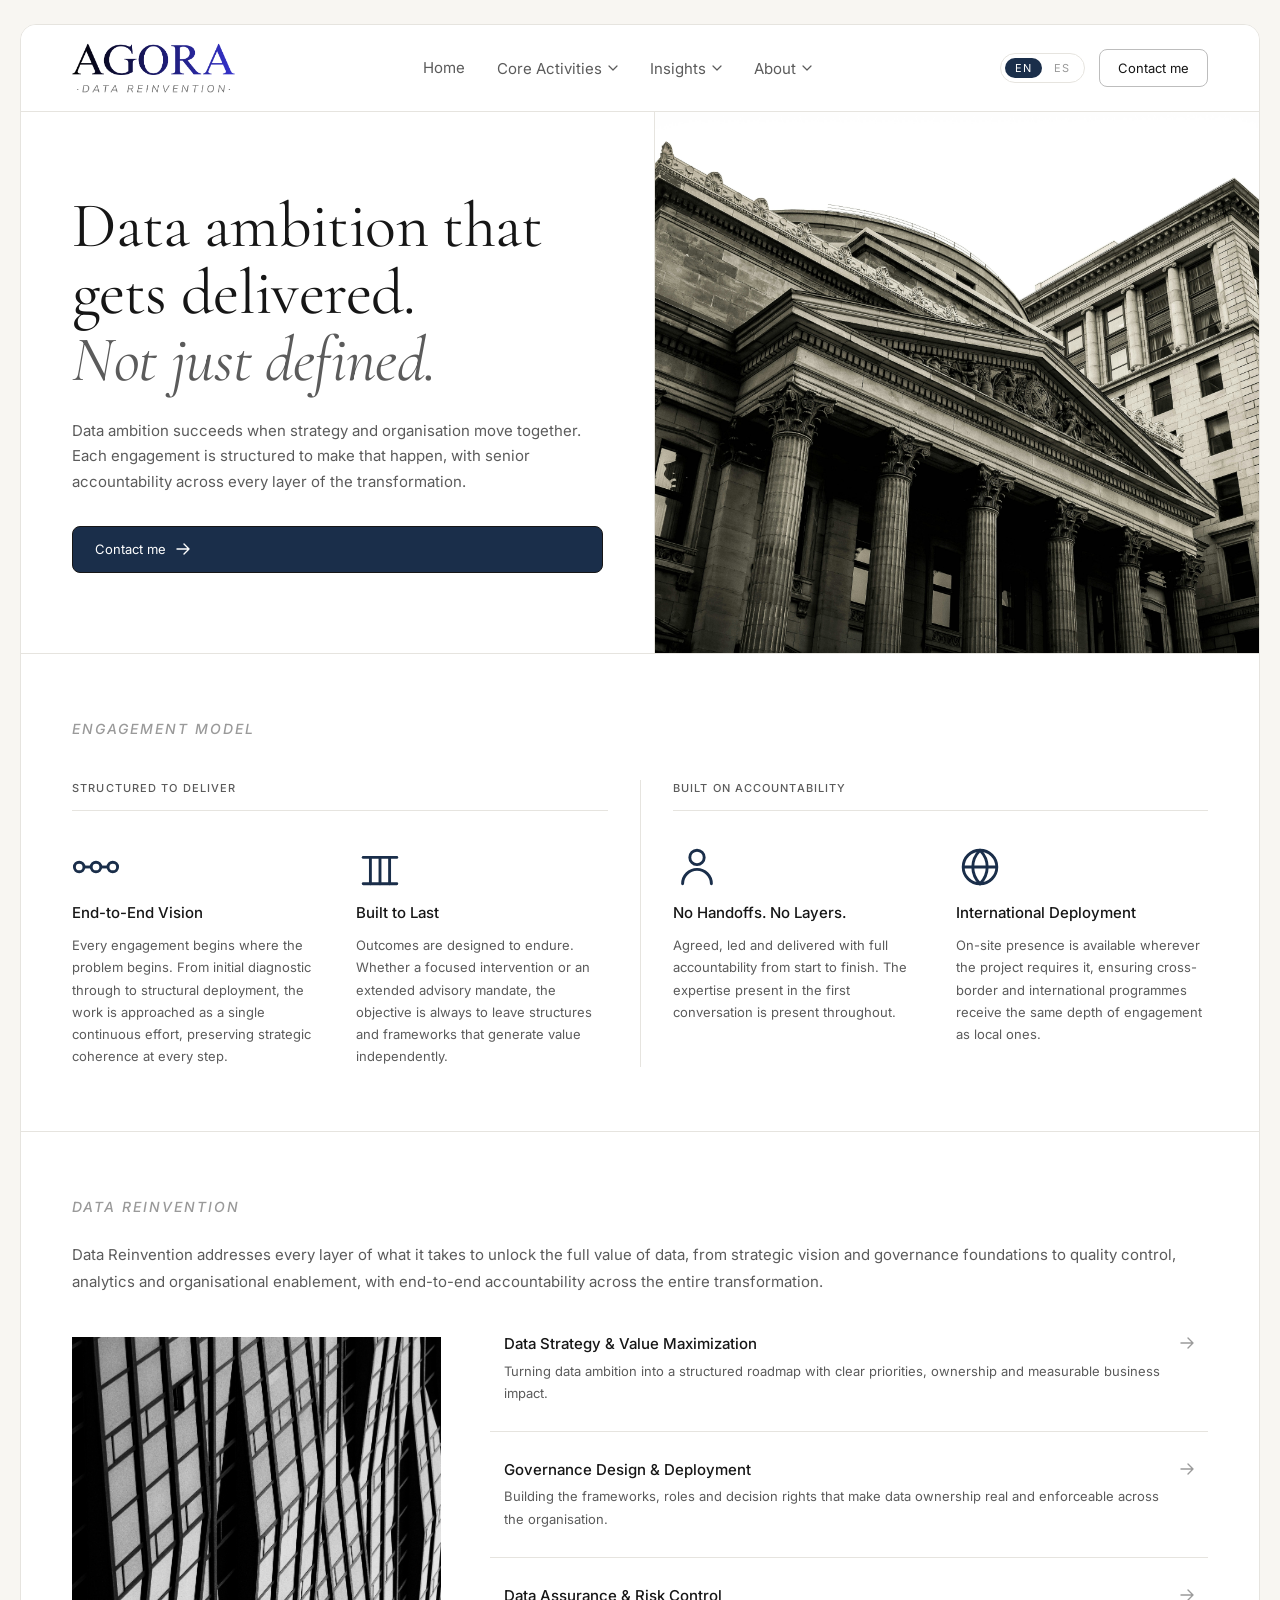
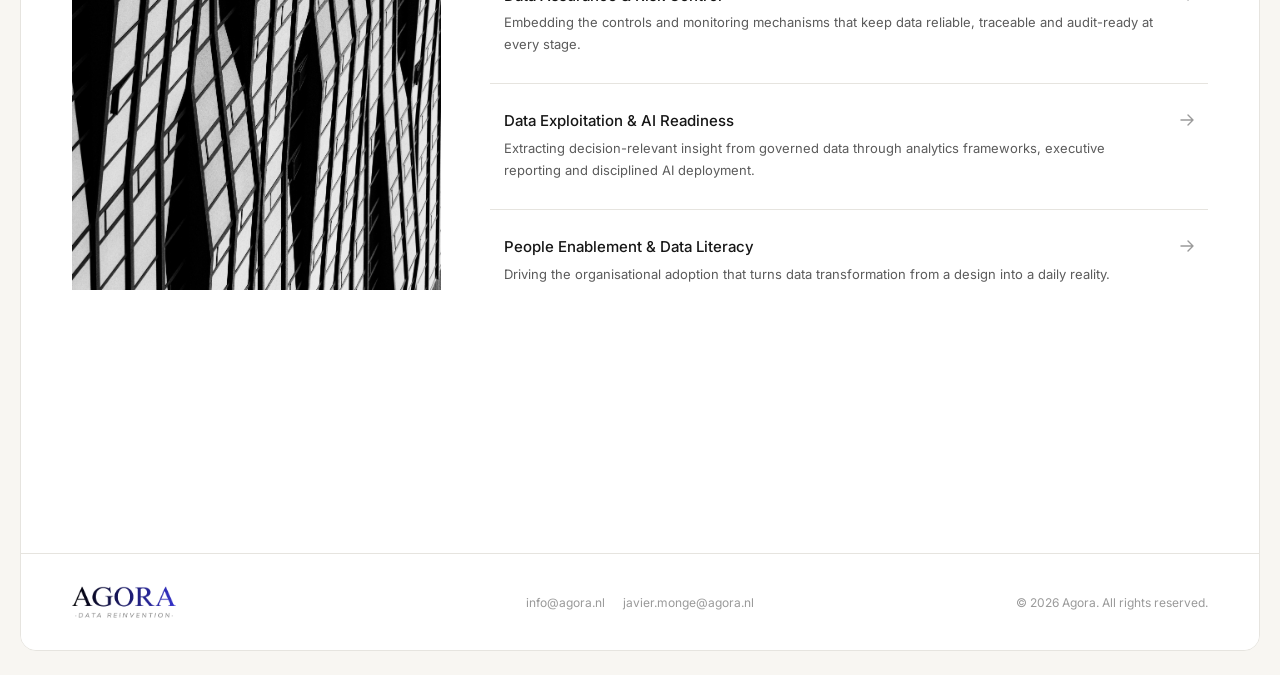
<file: index.html>
<!DOCTYPE html>
<html lang="en">
<head>
  <meta charset="UTF-8" />
  <meta name="viewport" content="width=device-width, initial-scale=1.0" />
  <title>Agora — Data Reinvention</title>
  <meta name="description" content="Senior data advisory: strategy, governance, assurance, analytics and people enablement for regulated and complex environments." />
  <link rel="preconnect" href="https://fonts.googleapis.com" />
  <link rel="preconnect" href="https://fonts.gstatic.com" crossorigin />
  <link rel="stylesheet" href="https://fonts.googleapis.com/css2?family=Cormorant+Garamond:ital,wght@0,400;0,500;1,400&family=Inter:wght@300;400;500;600&display=swap" />
  <link rel="stylesheet" href="assets/css/style.css" />
</head>
<body>
  <div class="page-shell">

    <!-- ============== NAV ============== -->
    <nav class="nav" aria-label="Primary">
      <a href="index.html" class="nav-logo" aria-label="Agora — home">
  <img src="assets/img/AGORA_logo.png" alt="Agora" style="height:50px; display:block;" />
</a>

      <ul class="nav-links" role="menubar">
  <li role="none"><a href="index.html" class="nav-link" data-i18n="nav.home">Home</a></li>

  <li class="nav-dropdown" role="none">
    <button class="nav-dropdown-toggle" aria-haspopup="true" aria-expanded="false">
      <span data-i18n="nav.businessLines">Core Activities</span>
      <svg class="chev" viewBox="0 0 10 10" fill="none"><path d="M1 3l4 4 4-4" stroke="currentColor" stroke-width="1.2" stroke-linecap="round" stroke-linejoin="round"/></svg>
    </button>
    <div class="nav-dropdown-menu" role="menu">
      <a href="data-strategy.html" role="menuitem">
        <span data-i18n="nav.dropdown.dataStrategy">Data Strategy & Value Maximization</span>
        <small data-i18n="nav.dropdown.dataStrategySub">Vision, roadmap and value levers</small>
      </a>
      <a href="governance.html" role="menuitem">
        <span data-i18n="nav.dropdown.governance">Governance Design & Deployment</span>
        <small data-i18n="nav.dropdown.governanceSub">Frameworks, roles and operating models</small>
      </a>
      <a href="data-assurance.html" role="menuitem">
        <span data-i18n="nav.dropdown.dataAssurance">Data Assurance & Risk Control</span>
        <small data-i18n="nav.dropdown.dataAssuranceSub">Controls, quality and traceability</small>
      </a>
      <a href="analytics-ai.html" role="menuitem">
        <span data-i18n="nav.dropdown.analytics">Data Exploitation & AI Readiness</span>
        <small data-i18n="nav.dropdown.analyticsSub">Analytics frameworks and AI evaluation</small>
      </a>
      <a href="people-literacy.html" role="menuitem">
        <span data-i18n="nav.dropdown.people">People Enablement & Data Literacy</span>
        <small data-i18n="nav.dropdown.peopleSub">Culture, training and change management</small>
      </a>
    </div>
  </li>

 <li class="nav-dropdown" role="none">
    <button class="nav-dropdown-toggle" aria-haspopup="true" aria-expanded="false">
      <span data-i18n="nav.insights">Insights</span>
      <svg class="chev" viewBox="0 0 10 10" fill="none"><path d="M1 3l4 4 4-4" stroke="currentColor" stroke-width="1.2" stroke-linecap="round" stroke-linejoin="round"/></svg>
    </button>
    <div class="nav-dropdown-menu" role="menu">
      <a href="#" role="menuitem">
        <span data-i18n="nav.dropdown.marketRadar">Market Radar</span>
      </a>
      <a href="#" role="menuitem">
        <span data-i18n="nav.dropdown.studyCases">Study Cases</span>
      </a>
      <a href="#" role="menuitem" id="nav-success-stories">
        <span data-i18n="nav.dropdown.successStories">Success Stories</span>
      </a>
    </div>
  </li>
  <li class="nav-dropdown" role="none">
    <button class="nav-dropdown-toggle" aria-haspopup="true" aria-expanded="false">
      <span data-i18n="nav.about">About</span>
      <svg class="chev" viewBox="0 0 10 10" fill="none"><path d="M1 3l4 4 4-4" stroke="currentColor" stroke-width="1.2" stroke-linecap="round" stroke-linejoin="round"/></svg>
    </button>
    <div class="nav-dropdown-menu" role="menu">
      <a href="javier-monge.html" role="menuitem">
        <span data-i18n="nav.dropdown.javierMonge">Javier Monge</span>
      </a>
      <a href="value-declaration.html" role="menuitem">
        <span data-i18n="nav.dropdown.valuesDeclaration">My commitments</span>
      </a>
    </div>
  </li>
</ul>
      <div class="nav-actions">
        <div class="lang-switch" role="group" aria-label="Language">
          <button data-lang="en" aria-pressed="true">EN</button>
          <button data-lang="es" aria-pressed="false">ES</button>
        </div>
        <a href="mailto:info@agora.nl?subject=Inquiry%20from%20agora.nl" class="nav-cta" data-i18n="nav.contact">Contact us</a>
        <button class="nav-toggle" aria-label="Toggle menu" aria-controls="nav-links" aria-expanded="false"><span></span></button>
      </div>
    </nav>

    <!-- ============== HERO ============== -->
    <section class="hero">
      <div class="hero-left">
       <!--- <div class="hero-eyebrow" data-i18n="home.hero.eyebrow">Senior Data Advisory</div> -->
        <h1 class="hero-claim">
          <span data-i18n="home.hero.claim1">Senior expertise.</span><br />
          <em data-i18n="home.hero.claim2">Structural impact.</em>
        </h1>
        <p class="hero-sub" data-i18n="home.hero.sub">As organisations face accelerating data complexity and regulatory pressure, they need senior expertise that is both strategically grounded and operationally delivered. Each engagement combines advisory precision with hands-on execution, translating data ambition into governance structures, operating models and measurable business value that endure.</p>
        <a href="mailto:info@agora.nl?subject=Inquiry%20from%20agora.nl" class="btn btn-primary">
          <span data-i18n="home.hero.cta">Contact us</span>
          <svg class="arrow" width="14" height="14" viewBox="0 0 14 14" fill="none"><path d="M1 7h12M8 2l5 5-5 5" stroke="currentColor" stroke-width="1.4" stroke-linecap="round" stroke-linejoin="round"/></svg>
        </a>
      </div>
      <div class="hero-right">
  <img src="assets/img/PortadaBanco.jpg" alt="Agora — Senior Data Advisory" style="width:100%; height:100%; object-fit:cover; display:block;" />
</div>
    </section>


<!-- ============== PILLARS ============== -->
<section class="section" data-reveal>
  <div class="section-label" data-i18n="home.pillars.label">Our commitment</div>
  <div class="groups">
    <div class="group">
      <p class="group-header">Structured to deliver</p>
      <div class="blocks">
        <div>
          <svg width="48" height="48" viewBox="0 0 20 20" fill="none" aria-hidden="true" class="block-icon">
            <circle cx="3" cy="10" r="2" stroke="currentColor" stroke-width="1.2"/>
            <circle cx="10" cy="10" r="2" stroke="currentColor" stroke-width="1.2"/>
            <circle cx="17" cy="10" r="2" stroke="currentColor" stroke-width="1.2"/>
            <line x1="5" y1="10" x2="8" y2="10" stroke="currentColor" stroke-width="1.2"/>
            <line x1="12" y1="10" x2="15" y2="10" stroke="currentColor" stroke-width="1.2"/>
          </svg>
          <p class="block-title">End-to-End Vision</p>
          <p class="block-text">Every engagement begins where the problem begins. From initial diagnostic through to structural deployment, the work is approached as a single continuous effort, preserving strategic coherence at every step.</p>
        </div>
        <div>
          <svg width="48" height="48" viewBox="0 0 20 20" fill="none" aria-hidden="true" class="block-icon">
            <line x1="3" y1="17" x2="17" y2="17" stroke="currentColor" stroke-width="1.2" stroke-linecap="round"/>
            <line x1="3" y1="6" x2="17" y2="6" stroke="currentColor" stroke-width="1.2" stroke-linecap="round"/>
            <line x1="6" y1="6" x2="6" y2="17" stroke="currentColor" stroke-width="1.2" stroke-linecap="round"/>
            <line x1="10" y1="6" x2="10" y2="17" stroke="currentColor" stroke-width="1.2" stroke-linecap="round"/>
            <line x1="14" y1="6" x2="14" y2="17" stroke="currentColor" stroke-width="1.2" stroke-linecap="round"/>
          </svg>
          <p class="block-title">Built to Last</p>
          <p class="block-text">Outcomes are designed to endure. Whether a focused intervention or an extended advisory mandate, the objective is always to leave structures and frameworks that generate value independently.</p>
        </div>
      </div>
    </div>
    <div class="group">
      <p class="group-header">Built on accountability</p>
      <div class="blocks">
        <div>
          <svg width="48" height="48" viewBox="0 0 20 20" fill="none" aria-hidden="true" class="block-icon">
            <circle cx="10" cy="6" r="3" stroke="currentColor" stroke-width="1.2"/>
            <path d="M4 17c0-3.314 2.686-6 6-6s6 2.686 6 6" stroke="currentColor" stroke-width="1.2" stroke-linecap="round"/>
          </svg>
          <p class="block-title">No Handoffs. No Layers.</p>
          <p class="block-text">Agreed, led and delivered with full accountability from start to finish. The expertise present in the first conversation is present throughout.</p>
        </div>
        <div>
          <svg width="48" height="48" viewBox="0 0 20 20" fill="none" aria-hidden="true" class="block-icon">
            <circle cx="10" cy="10" r="7" stroke="currentColor" stroke-width="1.2"/>
            <path d="M10 3c-2 2-3 4-3 7s1 5 3 7" stroke="currentColor" stroke-width="1.2" stroke-linecap="round"/>
            <path d="M10 3c2 2 3 4 3 7s-1 5-3 7" stroke="currentColor" stroke-width="1.2" stroke-linecap="round"/>
            <line x1="3" y1="10" x2="17" y2="10" stroke="currentColor" stroke-width="1.2"/>
          </svg>
          <p class="block-title">International Deployment</p>
          <p class="block-text">On-site presence is available wherever the project requires it, ensuring cross-border and international programmes receive the same depth of engagement as local ones.</p>
        </div>
      </div>
    </div>
  </div>
</section>

<!-- ============== SERVICE DOMAINS ============== -->
<section class="section" data-reveal>
  <div class="section-label" data-i18n="home.services.label">Data Reinvention</div>
  <p class="svc-sub" style="margin-bottom: 2rem; max-width: none;">Data Reinvention addresses every layer of what it takes to unlock the full value of data, from strategic vision and governance foundations to quality control, analytics and organisational enablement, with end-to-end accountability across the entire transformation.</p>
  <div class="services-layout">
    <div class="services-image">
      <img src="assets/img/ServiceDomains.jpg" alt="Service Domains" style="width: 65%; display:block; margin-top:30px;" />
    </div>
    <div class="services-list">
      <a href="data-strategy.html" class="svc-row">
        <div class="svc-row-content">
          <h3 class="svc-row-title">Data Strategy & Value Maximization</h3>
          <p class="svc-row-body">Turning data ambition into a structured roadmap with clear priorities, ownership and measurable business impact.</p>
        </div>
        <svg class="svc-row-arrow" width="14" height="14" viewBox="0 0 14 14" fill="none"><path d="M1 7h12M8 2l5 5-5 5" stroke="currentColor" stroke-width="1.4" stroke-linecap="round" stroke-linejoin="round"/></svg>
      </a>
      <a href="governance.html" class="svc-row">
        <div class="svc-row-content">
          <h3 class="svc-row-title">Governance Design & Deployment</h3>
          <p class="svc-row-body">Building the frameworks, roles and decision rights that make data ownership real and enforceable across the organisation.</p>
        </div>
        <svg class="svc-row-arrow" width="14" height="14" viewBox="0 0 14 14" fill="none"><path d="M1 7h12M8 2l5 5-5 5" stroke="currentColor" stroke-width="1.4" stroke-linecap="round" stroke-linejoin="round"/></svg>
      </a>
      <a href="data-assurance.html" class="svc-row">
        <div class="svc-row-content">
          <h3 class="svc-row-title">Data Assurance & Risk Control</h3>
          <p class="svc-row-body">Embedding the controls and monitoring mechanisms that keep data reliable, traceable and audit-ready at every stage.</p>
        </div>
        <svg class="svc-row-arrow" width="14" height="14" viewBox="0 0 14 14" fill="none"><path d="M1 7h12M8 2l5 5-5 5" stroke="currentColor" stroke-width="1.4" stroke-linecap="round" stroke-linejoin="round"/></svg>
      </a>
      <a href="analytics-ai.html" class="svc-row">
        <div class="svc-row-content">
          <h3 class="svc-row-title">Data Exploitation & AI Readiness</h3>
          <p class="svc-row-body">Extracting decision-relevant insight from governed data through analytics frameworks, executive reporting and disciplined AI deployment.</p>
        </div>
        <svg class="svc-row-arrow" width="14" height="14" viewBox="0 0 14 14" fill="none"><path d="M1 7h12M8 2l5 5-5 5" stroke="currentColor" stroke-width="1.4" stroke-linecap="round" stroke-linejoin="round"/></svg>
      </a>
      <a href="people-literacy.html" class="svc-row">
        <div class="svc-row-content">
          <h3 class="svc-row-title">People Enablement & Data Literacy</h3>
          <p class="svc-row-body">Driving the organisational adoption that turns data transformation from a design into a daily reality.</p>
        </div>
        <svg class="svc-row-arrow" width="14" height="14" viewBox="0 0 14 14" fill="none"><path d="M1 7h12M8 2l5 5-5 5" stroke="currentColor" stroke-width="1.4" stroke-linecap="round" stroke-linejoin="round"/></svg>
      </a>
    </div>
  </div>
</section>

    <!-- ============== ABOUT BAND ============== -->
    <section class="about-band" data-reveal>
      <div class="avatar">
        <img src="assets/img/JavierMonge.png" alt="Javier Monge" style="width:100%; height:100%; object-fit:cover; object-position: top; border-radius:50%;" />
</div>
      <div>
        <!--<div class="section-label" data-i18n="home.about.label" style="margin-bottom: 10px;">Our team</div>-->
        <div class="about-name">Javier Monge</div>
        <div class="about-role" data-i18n="home.about.role">Senior Data Strategy &amp; Governance Consultant</div>
        <p class="about-quote" data-i18n="home.about.quote">"Unstructured data is organisational risk. Governed data is strategic advantage."</p>
      </div>
      <div>
        <a href="about.html" class="btn">
          <span data-i18n="home.about.cta">About Javier</span>
          <svg class="arrow" width="14" height="14" viewBox="0 0 14 14" fill="none"><path d="M1 7h12M8 2l5 5-5 5" stroke="currentColor" stroke-width="1.4" stroke-linecap="round" stroke-linejoin="round"/></svg>
        </a>
      </div>
    </section>

    <!-- ============== FOOTER ============== -->
    <footer class="site-footer">
      <div class="footer-left">
  <img src="assets/img/AGORA_logo.png" alt="Agora" style="height:32px; display:block;" />
</div>
      <div class="footer-center">
        <a href="mailto:info@agora.nl">info@agora.nl</a>
        <a href="mailto:javier.monge@agora.nl">javier.monge@agora.nl</a>
      </div>
      <div class="footer-right" data-i18n="footer.copyright">© 2026 Agora. All rights reserved.</div>
    </footer>

  </div>

  <script src="assets/js/i18n.js"></script>
  <script src="assets/js/main.js"></script>
</body>
</html>
</file>
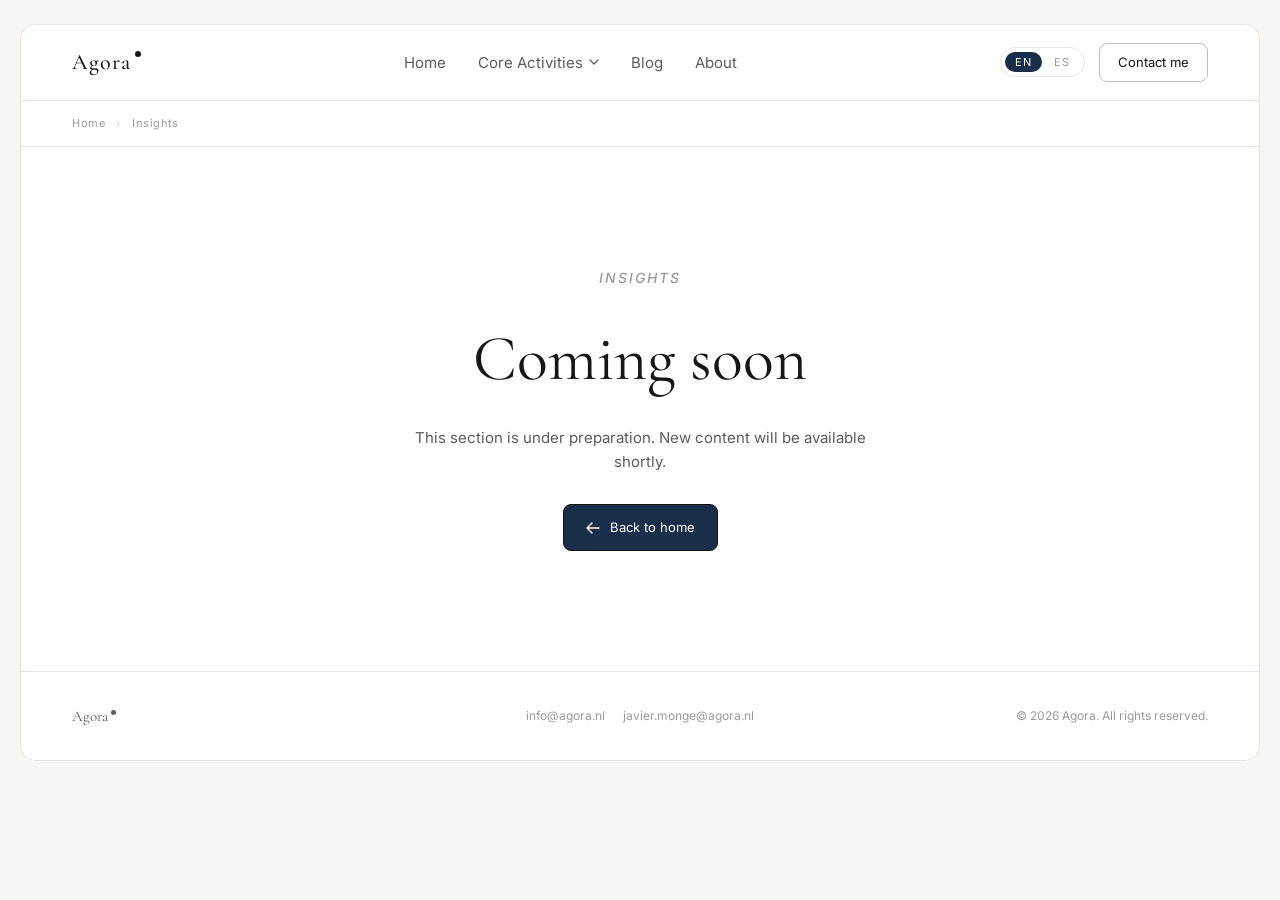
<file: insights.html>
<!DOCTYPE html>
<html lang="en">
<head>
  <meta charset="UTF-8" />
  <meta name="viewport" content="width=device-width, initial-scale=1.0" />
  <title>Insights — Agora</title>
  <link rel="preconnect" href="https://fonts.googleapis.com" />
  <link rel="preconnect" href="https://fonts.gstatic.com" crossorigin />
  <link rel="stylesheet" href="https://fonts.googleapis.com/css2?family=Cormorant+Garamond:ital,wght@0,400;0,500;1,400&family=Inter:wght@300;400;500;600&display=swap" />
  <link rel="stylesheet" href="assets/css/style.css" />
</head>
<body>
  <div class="page-shell">

    <nav class="nav" aria-label="Primary">
      <a href="index.html" class="nav-logo">Agora<span class="dot"></span></a>
      <ul class="nav-links" role="menubar">
        <li role="none"><a href="index.html" class="nav-link" data-i18n="nav.home">Home</a></li>
        <li class="nav-dropdown" role="none">
          <button class="nav-dropdown-toggle" aria-haspopup="true" aria-expanded="false">
            <span data-i18n="nav.businessLines">Business lines</span>
            <svg class="chev" viewBox="0 0 10 10" fill="none"><path d="M1 3l4 4 4-4" stroke="currentColor" stroke-width="1.2" stroke-linecap="round" stroke-linejoin="round"/></svg>
          </button>
          <div class="nav-dropdown-menu" role="menu">
            <a href="data-reinvention.html" role="menuitem"><span data-i18n="nav.dropdown.dataReinvention">Data Reinvention</span><small data-i18n="nav.dropdown.dataReinventionSub">Strategy · Governance · Assurance · Analytics · People</small></a>
            <a href="insights.html" role="menuitem"><span data-i18n="nav.dropdown.insights">Insights</span><small data-i18n="nav.dropdown.insightsSub">Articles and points of view</small></a>
            <a href="success-stories.html" role="menuitem"><span data-i18n="nav.dropdown.successStories">Success stories</span><small data-i18n="nav.dropdown.successStoriesSub">Case studies from regulated environments</small></a>
            <a href="about.html" role="menuitem"><span data-i18n="nav.dropdown.aboutJavier">About Javier</span><small data-i18n="nav.dropdown.aboutJavierSub">Profile, expertise and background</small></a>
          </div>
        </li>
        <li role="none"><a href="blog.html" class="nav-link" data-i18n="nav.blog">Blog</a></li>
        <li role="none"><a href="about.html" class="nav-link" data-i18n="nav.about">About</a></li>
      </ul>
      <div class="nav-actions">
        <div class="lang-switch" role="group" aria-label="Language">
          <button data-lang="en" aria-pressed="true">EN</button>
          <button data-lang="es" aria-pressed="false">ES</button>
        </div>
        <a href="mailto:info@agora.nl" class="nav-cta" data-i18n="nav.contact">Contact us</a>
        <button class="nav-toggle" aria-label="Toggle menu" aria-expanded="false"><span></span></button>
      </div>
    </nav>

    <div class="breadcrumb">
      <a href="index.html" data-i18n="nav.home">Home</a>
      <span class="sep">›</span>
      <span data-i18n="nav.dropdown.insights">Insights</span>
    </div>

    <section class="coming-soon">
      <div class="section-label" style="margin-bottom: 18px;" data-i18n="nav.dropdown.insights">Insights</div>
      <h1 data-i18n="soon.title">Coming soon</h1>
      <p data-i18n="soon.body">This section is under preparation. New content will be available shortly.</p>
      <a href="index.html" class="btn">
        <svg width="14" height="14" viewBox="0 0 14 14" fill="none" style="transform:rotate(180deg)"><path d="M1 7h12M8 2l5 5-5 5" stroke="currentColor" stroke-width="1.4" stroke-linecap="round" stroke-linejoin="round"/></svg>
        <span data-i18n="soon.cta">Back to home</span>
      </a>
    </section>

    <footer class="site-footer">
      <div class="footer-left">Agora<span class="dot" style="display:inline-block;width:5px;height:5px;background:currentColor;border-radius:50%;margin-left:3px;vertical-align:super;"></span></div>
      <div class="footer-center">
        <a href="mailto:info@agora.nl">info@agora.nl</a>
        <a href="mailto:javier.monge@agora.nl">javier.monge@agora.nl</a>
      </div>
      <div class="footer-right" data-i18n="footer.copyright">© 2026 Agora. All rights reserved.</div>
    </footer>

  </div>

  <script src="assets/js/i18n.js"></script>
  <script src="assets/js/main.js"></script>
</body>
</html>
</file>
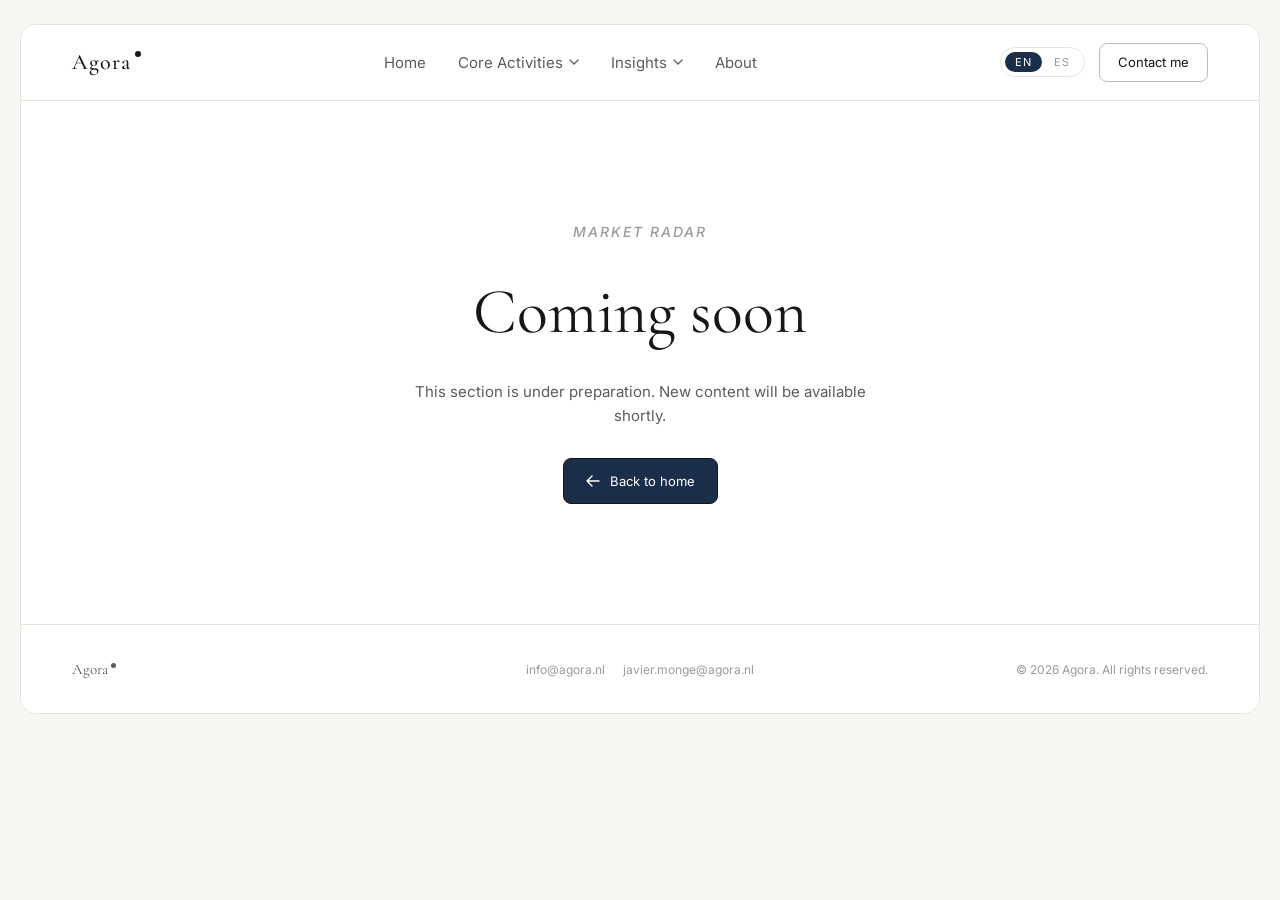
<file: market-radar.html>
<!DOCTYPE html>
<html lang="en">
<head>
  <meta charset="UTF-8" />
  <meta name="viewport" content="width=device-width, initial-scale=1.0" />
  <title>Market Radar — Agora</title>
  <link rel="preconnect" href="https://fonts.googleapis.com" />
  <link rel="preconnect" href="https://fonts.gstatic.com" crossorigin />
  <link rel="stylesheet" href="https://fonts.googleapis.com/css2?family=Cormorant+Garamond:ital,wght@0,400;0,500;1,400&family=Inter:wght@300;400;500;600&display=swap" />
  <link rel="stylesheet" href="assets/css/style.css" />
</head>
<body>
  <div class="page-shell">

    <nav class="nav" aria-label="Primary">
      <a href="index.html" class="nav-logo" aria-label="Agora — home">Agora<span class="dot"></span></a>
      <ul class="nav-links" role="menubar">
        <li role="none"><a href="index.html" class="nav-link" data-i18n="nav.home">Home</a></li>
        <li class="nav-dropdown" role="none">
          <button class="nav-dropdown-toggle" aria-haspopup="true" aria-expanded="false">
            <span data-i18n="nav.businessLines">Core Activities</span>
            <svg class="chev" viewBox="0 0 10 10" fill="none"><path d="M1 3l4 4 4-4" stroke="currentColor" stroke-width="1.2" stroke-linecap="round" stroke-linejoin="round"/></svg>
          </button>
          <div class="nav-dropdown-menu" role="menu">
            <a href="data-strategy.html" role="menuitem">
              <span data-i18n="nav.dropdown.dataStrategy">Data Strategy & Value Maximization</span>
              <small data-i18n="nav.dropdown.dataStrategySub">Vision, roadmap and value levers</small>
            </a>
            <a href="governance.html" role="menuitem">
              <span data-i18n="nav.dropdown.governance">Governance Design & Deployment</span>
              <small data-i18n="nav.dropdown.governanceSub">Frameworks, roles and operating models</small>
            </a>
            <a href="data-assurance.html" role="menuitem">
              <span data-i18n="nav.dropdown.dataAssurance">Data Assurance & Risk Control</span>
              <small data-i18n="nav.dropdown.dataAssuranceSub">Controls, quality and traceability</small>
            </a>
            <a href="analytics-ai.html" role="menuitem">
              <span data-i18n="nav.dropdown.analytics">Data Exploitation & AI Readiness</span>
              <small data-i18n="nav.dropdown.analyticsSub">Analytics frameworks and AI evaluation</small>
            </a>
            <a href="people-literacy.html" role="menuitem">
              <span data-i18n="nav.dropdown.people">People Enablement & Data Literacy</span>
              <small data-i18n="nav.dropdown.peopleSub">Culture, training and change management</small>
            </a>
          </div>
        </li>
        <li class="nav-dropdown" role="none">
          <button class="nav-dropdown-toggle" aria-haspopup="true" aria-expanded="false">
            <span data-i18n="nav.insights">Insights</span>
            <svg class="chev" viewBox="0 0 10 10" fill="none"><path d="M1 3l4 4 4-4" stroke="currentColor" stroke-width="1.2" stroke-linecap="round" stroke-linejoin="round"/></svg>
          </button>
          <div class="nav-dropdown-menu" role="menu">
            <a href="market-radar.html" role="menuitem">
              <span data-i18n="nav.dropdown.marketRadar">Market Radar</span>
            </a>
            <a href="#" role="menuitem">
              <span data-i18n="nav.dropdown.studyCases">Study Cases</span>
            </a>
            <a href="success-stories.html" role="menuitem" id="nav-success-stories">
              <span data-i18n="nav.dropdown.successStories">Success Stories</span>
            </a>
          </div>
        </li>
        <li role="none"><a href="about.html" class="nav-link" data-i18n="nav.about">About</a></li>
      </ul>
      <div class="nav-actions">
        <div class="lang-switch" role="group" aria-label="Language">
          <button data-lang="en" aria-pressed="true">EN</button>
          <button data-lang="es" aria-pressed="false">ES</button>
        </div>
        <a href="mailto:info@agora.nl?subject=Inquiry%20from%20agora.nl" class="nav-cta" data-i18n="nav.contact">Contact us</a>
        <button class="nav-toggle" aria-label="Toggle menu" aria-controls="nav-links" aria-expanded="false"><span></span></button>
      </div>
    </nav>

    <section class="coming-soon">
      <div class="section-label" style="margin-bottom: 18px;" data-i18n="nav.dropdown.marketRadar">Market Radar</div>
      <h1 data-i18n="soon.title">Coming soon</h1>
      <p data-i18n="soon.body">This section is under preparation. New content will be available shortly.</p>
      <a href="index.html" class="btn">
        <svg width="14" height="14" viewBox="0 0 14 14" fill="none" style="transform:rotate(180deg)"><path d="M1 7h12M8 2l5 5-5 5" stroke="currentColor" stroke-width="1.4" stroke-linecap="round" stroke-linejoin="round"/></svg>
        <span data-i18n="soon.cta">Back to home</span>
      </a>
    </section>

    <footer class="site-footer">
      <div class="footer-left">Agora<span class="dot" style="display:inline-block;width:5px;height:5px;background:currentColor;border-radius:50%;margin-left:3px;vertical-align:super;"></span></div>
      <div class="footer-center">
        <a href="mailto:info@agora.nl">info@agora.nl</a>
        <a href="mailto:javier.monge@agora.nl">javier.monge@agora.nl</a>
      </div>
      <div class="footer-right" data-i18n="footer.copyright">© 2026 Agora. All rights reserved.</div>
    </footer>

  </div>

  <script src="assets/js/i18n.js"></script>
  <script src="assets/js/main.js"></script>
</body>
</html>
</file>
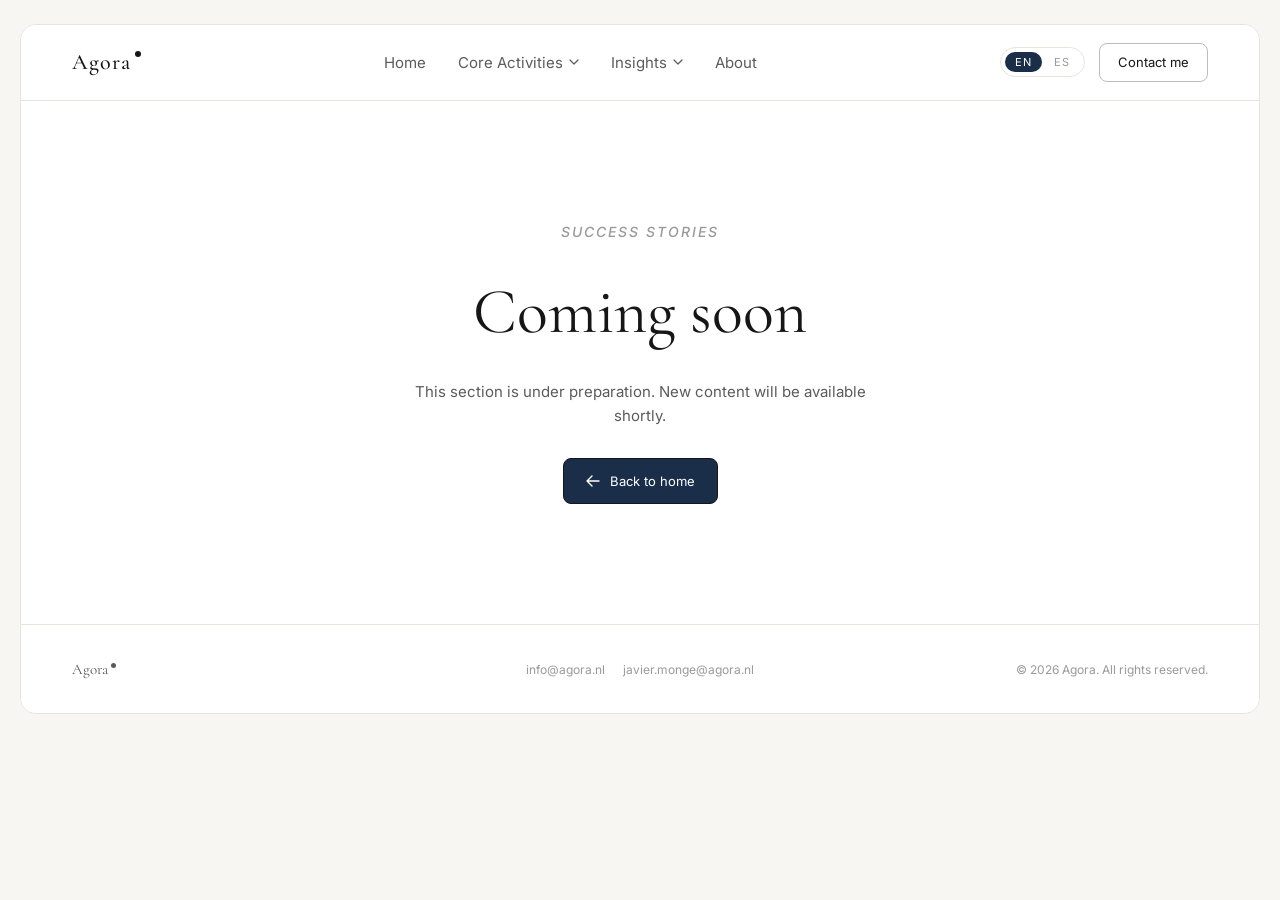
<file: success-stories.html>
<!DOCTYPE html>
<html lang="en">
<head>
  <meta charset="UTF-8" />
  <meta name="viewport" content="width=device-width, initial-scale=1.0" />
  <title>Success Stories — Agora</title>
  <link rel="preconnect" href="https://fonts.googleapis.com" />
  <link rel="preconnect" href="https://fonts.gstatic.com" crossorigin />
  <link rel="stylesheet" href="https://fonts.googleapis.com/css2?family=Cormorant+Garamond:ital,wght@0,400;0,500;1,400&family=Inter:wght@300;400;500;600&display=swap" />
  <link rel="stylesheet" href="assets/css/style.css" />
</head>
<body>
  <div class="page-shell">

    <nav class="nav" aria-label="Primary">
      <a href="index.html" class="nav-logo" aria-label="Agora — home">Agora<span class="dot"></span></a>
      <ul class="nav-links" role="menubar">
        <li role="none"><a href="index.html" class="nav-link" data-i18n="nav.home">Home</a></li>
        <li class="nav-dropdown" role="none">
          <button class="nav-dropdown-toggle" aria-haspopup="true" aria-expanded="false">
            <span data-i18n="nav.businessLines">Core Activities</span>
            <svg class="chev" viewBox="0 0 10 10" fill="none"><path d="M1 3l4 4 4-4" stroke="currentColor" stroke-width="1.2" stroke-linecap="round" stroke-linejoin="round"/></svg>
          </button>
          <div class="nav-dropdown-menu" role="menu">
            <a href="data-strategy.html" role="menuitem">
              <span data-i18n="nav.dropdown.dataStrategy">Data Strategy & Value Maximization</span>
              <small data-i18n="nav.dropdown.dataStrategySub">Vision, roadmap and value levers</small>
            </a>
            <a href="governance.html" role="menuitem">
              <span data-i18n="nav.dropdown.governance">Governance Design & Deployment</span>
              <small data-i18n="nav.dropdown.governanceSub">Frameworks, roles and operating models</small>
            </a>
            <a href="data-assurance.html" role="menuitem">
              <span data-i18n="nav.dropdown.dataAssurance">Data Assurance & Risk Control</span>
              <small data-i18n="nav.dropdown.dataAssuranceSub">Controls, quality and traceability</small>
            </a>
            <a href="analytics-ai.html" role="menuitem">
              <span data-i18n="nav.dropdown.analytics">Data Exploitation & AI Readiness</span>
              <small data-i18n="nav.dropdown.analyticsSub">Analytics frameworks and AI evaluation</small>
            </a>
            <a href="people-literacy.html" role="menuitem">
              <span data-i18n="nav.dropdown.people">People Enablement & Data Literacy</span>
              <small data-i18n="nav.dropdown.peopleSub">Culture, training and change management</small>
            </a>
          </div>
        </li>
        <li class="nav-dropdown" role="none">
          <button class="nav-dropdown-toggle" aria-haspopup="true" aria-expanded="false">
            <span data-i18n="nav.insights">Insights</span>
            <svg class="chev" viewBox="0 0 10 10" fill="none"><path d="M1 3l4 4 4-4" stroke="currentColor" stroke-width="1.2" stroke-linecap="round" stroke-linejoin="round"/></svg>
          </button>
          <div class="nav-dropdown-menu" role="menu">
            <a href="market-radar.html" role="menuitem">
              <span data-i18n="nav.dropdown.marketRadar">Market Radar</span>
            </a>
            <a href="#" role="menuitem">
              <span data-i18n="nav.dropdown.studyCases">Study Cases</span>
            </a>
            <a href="success-stories.html" role="menuitem" id="nav-success-stories">
              <span data-i18n="nav.dropdown.successStories">Success Stories</span>
            </a>
          </div>
        </li>
        <li role="none"><a href="about.html" class="nav-link" data-i18n="nav.about">About</a></li>
      </ul>
      <div class="nav-actions">
        <div class="lang-switch" role="group" aria-label="Language">
          <button data-lang="en" aria-pressed="true">EN</button>
          <button data-lang="es" aria-pressed="false">ES</button>
        </div>
        <a href="mailto:info@agora.nl?subject=Inquiry%20from%20agora.nl" class="nav-cta" data-i18n="nav.contact">Contact us</a>
        <button class="nav-toggle" aria-label="Toggle menu" aria-controls="nav-links" aria-expanded="false"><span></span></button>
      </div>
    </nav>

    <section class="coming-soon">
      <div class="section-label" style="margin-bottom: 18px;" data-i18n="nav.dropdown.successStories">Success Stories</div>
      <h1 data-i18n="soon.title">Coming soon</h1>
      <p data-i18n="soon.body">This section is under preparation. New content will be available shortly.</p>
      <a href="index.html" class="btn">
        <svg width="14" height="14" viewBox="0 0 14 14" fill="none" style="transform:rotate(180deg)"><path d="M1 7h12M8 2l5 5-5 5" stroke="currentColor" stroke-width="1.4" stroke-linecap="round" stroke-linejoin="round"/></svg>
        <span data-i18n="soon.cta">Back to home</span>
      </a>
    </section>

    <footer class="site-footer">
      <div class="footer-left">Agora<span class="dot" style="display:inline-block;width:5px;height:5px;background:currentColor;border-radius:50%;margin-left:3px;vertical-align:super;"></span></div>
      <div class="footer-center">
        <a href="mailto:info@agora.nl">info@agora.nl</a>
        <a href="mailto:javier.monge@agora.nl">javier.monge@agora.nl</a>
      </div>
      <div class="footer-right" data-i18n="footer.copyright">© 2026 Agora. All rights reserved.</div>
    </footer>

  </div>

  <script src="assets/js/i18n.js"></script>
  <script src="assets/js/main.js"></script>
</body>
</html>
</file>
<file: assets/css/style.css>
/* =========================================================
   AGORA — Design System
   Minimalist, senior-consulting aesthetic
   Inspired by FTI Consulting / Carruthers & Jackson / Riverflex
   ========================================================= */

:root {
  /* Colours */
  --color-background-primary: #ffffff;
  --color-background-secondary: #F8F6F2;
  --color-background-tertiary: #efede8;
  --color-text-primary: #161616;
  --color-text-secondary: #5b5b5b;
  --color-text-tertiary: #9a9a9a;
  --color-border-primary: #161616;
  --color-border-secondary: #bdbdbd;
  --color-border-tertiary: #e6e4df;
  --color-accent: #1a1a1a;

  /* Radii */
  --border-radius-sm: 4px;
  --border-radius-md: 8px;
  --border-radius-lg: 16px;

  /* Typography */
  --font-sans: 'Inter', -apple-system, BlinkMacSystemFont, 'Segoe UI', Helvetica, Arial, sans-serif;
  --font-serif: 'Cormorant Garamond', Georgia, 'Times New Roman', serif;

  /* Layout */
  --max-width: 1240px;
  --gutter: clamp(20px, 4vw, 56px);

  /* Motion */
  --ease: cubic-bezier(0.22, 0.61, 0.36, 1);
}

/* ---------- Reset ---------- */
*, *::before, *::after { box-sizing: border-box; margin: 0; padding: 0; }
html { scroll-behavior: smooth; }
body {
  font-family: var(--font-sans);
  font-size: 16px;
  line-height: 1.6;
  color: var(--color-text-primary);
  background: var(--color-background-secondary);
  -webkit-font-smoothing: antialiased;
  -moz-osx-font-smoothing: grayscale;
}
img, svg { display: block; max-width: 100%; }
a { color: inherit; text-decoration: none; }
button { font-family: inherit; cursor: pointer; border: none; background: none; color: inherit; }
ul { list-style: none; }

/* ---------- Page shell ---------- */
.page-shell {
  max-width: var(--max-width);
  margin: 24px auto;
  background: var(--color-background-primary);
  border: 0.5px solid var(--color-border-tertiary);
  border-radius: var(--border-radius-lg);
  overflow: hidden;
}

/* ---------- Top bar / navigation ---------- */
.nav {
  position: relative;
  display: flex;
  align-items: center;
  justify-content: space-between;
  padding: 18px var(--gutter);
  border-bottom: 0.5px solid var(--color-border-tertiary);
  background: var(--color-background-primary);
  z-index: 50;
}
.nav-logo {
  font-family: var(--font-serif);
  font-size: 22px;
  font-weight: 500;
  letter-spacing: 0.04em;
  color: var(--color-text-primary);
}
.nav-logo .dot {
  display: inline-block;
  width: 6px;
  height: 6px;
  margin-left: 4px;
  border-radius: 50%;
  background: var(--color-text-primary);
  transform: translateY(-12px);
}

.nav-links {
  display: flex;
  gap: 32px;
  align-items: center;
}
.nav-link {
  position: relative;
  font-size: 15px;
  color: var(--color-text-secondary);
  padding: 8px 0;
  transition: color 0.2s var(--ease);
}
.nav-link:hover { color: var(--color-text-primary); }
.nav-link.active {
  color: var(--color-text-primary);
}
.nav-link.active::after {
  content: '';
  position: absolute;
  left: 0; right: 0; bottom: -2px;
  height: 1px;
  background: var(--color-text-primary);
}

/* Dropdown */
.nav-dropdown {
  position: relative;
}
.nav-dropdown-toggle {
  display: inline-flex;
  align-items: center;
  gap: 6px;
  font-size: 15px;
  color: var(--color-text-secondary);
  padding: 6px 0;
  transition: color 0.2s var(--ease);
}
.nav-dropdown-toggle:hover,
.nav-dropdown-toggle[aria-expanded="true"] { color: var(--color-text-primary); }
.nav-dropdown-toggle .chev {
  width: 10px; height: 10px;
  transition: transform 0.2s var(--ease);
}
.nav-dropdown-toggle[aria-expanded="true"] .chev { transform: rotate(180deg); }

.nav-dropdown-menu {
  position: absolute;
  top: calc(100% + 14px);
  left: -16px;
  min-width: 260px;
  background: var(--color-background-primary);
  border: 0.5px solid var(--color-border-tertiary);
  border-radius: var(--border-radius-md);
  box-shadow: 0 12px 28px -8px rgba(0,0,0,0.08);
  padding: 8px;
  opacity: 0;
  visibility: hidden;
  transform: translateY(-6px);
  transition: opacity 0.18s var(--ease), transform 0.18s var(--ease), visibility 0.18s;
}
.nav-dropdown-toggle[aria-expanded="true"] + .nav-dropdown-menu {
  opacity: 1; visibility: visible; transform: translateY(0);
}
.nav-dropdown-menu a {
  display: flex;
  flex-direction: column;
  gap: 3px;
  padding: 10px 12px;
  font-size: 13px;
  color: var(--color-text-primary);
  border-radius: var(--border-radius-sm);
  transition: background 0.15s var(--ease), color 0.15s var(--ease);
}
.nav-dropdown-menu a:hover {
  background: var(--color-background-secondary);
}
.nav-dropdown-menu a small {
  display: block;
  font-size: 11px;
  color: var(--color-text-tertiary);
  margin-top: 1px;
  letter-spacing: 0.01em;
}

/* Nav actions */
.nav-actions { display: flex; align-items: center; gap: 14px; }
.lang-switch {
  display: inline-flex;
  gap: 2px;
  align-items: center;
  font-size: 11px;
  letter-spacing: 0.06em;
  color: var(--color-text-tertiary);
  border: 0.5px solid var(--color-border-tertiary);
  border-radius: 999px;
  padding: 4px;
}
.lang-switch button {
  padding: 3px 10px;
  border-radius: 999px;
  font-size: 11px;
  letter-spacing: 0.08em;
  color: var(--color-text-tertiary);
  transition: background 0.2s var(--ease), color 0.2s var(--ease);
}
.lang-switch button.active {
  background: #1a2e4a;
  color: #ffffff;
}

.nav-cta {
  display: inline-flex;
  align-items: center;
  gap: 8px;
  font-size: 13px;
  color: var(--color-text-primary);
  border: 0.5px solid var(--color-border-secondary);
  border-radius: var(--border-radius-md);
  padding: 8px 18px;
  transition: background 0.2s var(--ease), color 0.2s var(--ease), border-color 0.2s var(--ease);
}
.nav-cta:hover {
  background: var(--color-text-primary);
  color: var(--color-background-primary);
  border-color: var(--color-text-primary);
}

/* Mobile nav toggle */
.nav-toggle {
  display: none;
  width: 32px; height: 32px;
  align-items: center;
  justify-content: center;
}
.nav-toggle span {
  display: block;
  width: 20px; height: 1.5px;
  background: var(--color-text-primary);
  position: relative;
}
.nav-toggle span::before,
.nav-toggle span::after {
  content: '';
  position: absolute;
  left: 0; right: 0; height: 1.5px;
  background: var(--color-text-primary);
}
.nav-toggle span::before { top: -6px; }
.nav-toggle span::after { top: 6px; }

/* ---------- Breadcrumb ---------- */
.breadcrumb {
  padding: 14px var(--gutter);
  font-size: 11px;
  color: var(--color-text-tertiary);
  border-bottom: 0.5px solid var(--color-border-tertiary);
  letter-spacing: 0.04em;
}
.breadcrumb a:hover { color: var(--color-text-primary); }
.breadcrumb .sep { margin: 0 8px; opacity: 0.5; }

/* ---------- Hero (home) ---------- */
.hero {
  display: grid;
  grid-template-columns: 1.05fr 1fr;
  min-height: 420px;
}
.hero-left {
  padding: 80px var(--gutter);
  display: flex;
  flex-direction: column;
  justify-content: center;
  border-right: 0.5px solid var(--color-border-tertiary);
}
.hero-eyebrow {
  font-size: 11px;
  font-weight: 500;
  color: var(--color-text-tertiary);
  letter-spacing: 0.16em;
  text-transform: uppercase;
  margin-bottom: 22px;
}
.hero-claim {
  font-family: var(--font-serif);
  font-size: clamp(36px, 5vw, 64px);
  font-weight: 400;
  letter-spacing: -0.01em;
  line-height: 1.05;
  color: var(--color-text-primary);
  margin-bottom: 24px;
}
.hero-claim em { font-style: italic; color: var(--color-text-secondary); }
.hero-sub {
  font-size: 15px;
  color: var(--color-text-secondary);
  line-height: 1.7;
  max-width: 520px;
  margin-bottom: 32px;
}
.hero-right {
  background: var(--color-background-secondary);
  position: relative;
  overflow: hidden;
}
.hero-right .visual {
  position: absolute;
  inset: 0;
  display: flex;
  align-items: center;
  justify-content: center;
}
.hero-right svg { width: 70%; opacity: 0.5; }

/* Reusable abstract data graphics */
.graphic {
  width: 100%; height: 100%;
  display: flex; align-items: center; justify-content: center;
  background: var(--color-background-secondary);
  position: relative;
}
.graphic svg {
  width: min(60%, 280px);
  height: auto;
  opacity: 0.55;
  color: var(--color-text-primary);
}

/* ---------- Buttons ---------- */
.btn {
  display: inline-flex;
  align-items: center;
  gap: 10px;
  font-size: 13px;
  color: #ffffff;
  background: #1a2e4a;
  border: 0.5px solid var(--color-border-primary);
  border-radius: var(--border-radius-md);
  padding: 12px 22px;
  transition: background 0.2s var(--ease), color 0.2s var(--ease);
}
.btn:hover {
  background: var(--color-text-primary);
  color: var(--color-background-primary);
}
.btn-primary {
  background: #1a2e4a;
  color: var(--color-background-primary);
}
.btn-primary:hover {
  background: var(--color-background-primary);
  color: var(--color-text-primary);
}
.btn .arrow { transition: transform 0.2s var(--ease); }
.btn:hover .arrow { transform: translateX(3px); }

/* ---------- Section primitives ---------- */
.section {
  padding: 64px var(--gutter);
  border-top: 0.5px solid var(--color-border-tertiary);
}
.section-narrow { padding: 40px var(--gutter); }
.section-label {
  font-size: 14px;
  font-weight: 500;
  letter-spacing: 0.14em;
  text-transform: uppercase;
  font-style: italic;
  color: var(--color-text-tertiary);
  margin-bottom: 24px;
}
.section-heading {
  font-family: var(--font-serif);
  font-size: clamp(28px, 3.5vw, 42px);
  font-weight: 400;
  line-height: 1.15;
  color: var(--color-text-primary);
  margin-bottom: 20px;
  max-width: 740px;
}
.section-sub {
  font-size: 15px;
  color: var(--color-text-secondary);
  line-height: 1.75;
  max-width: 680px;
  margin-bottom: 40px;
}

/* ---------- Pillars (4 columns) ---------- */
.groups {
  display: grid;
  grid-template-columns: 1fr 1fr;
  gap: 0;
  margin-top: 2.5rem;
}
.group { padding: 0 2rem 0 0; }
.group:last-child { padding: 0 0 0 2rem; border-left: 0.5px solid var(--color-border-tertiary); }
.group-header {
  font-size: 11px;
  letter-spacing: 0.1em;
  text-transform: uppercase;
  color: var(--color-text-secondary);
  font-weight: 500;
  margin-bottom: 2rem;
  padding-bottom: 0.75rem;
  border-bottom: 0.5px solid var(--color-border-tertiary);
}
.blocks { display: grid; grid-template-columns: 1fr 1fr; gap: 2rem; }
.block-icon { margin-bottom: 0.75rem; color:#1a2e4a; }
.block-num { font-size: 12px; color: var(--color-text-tertiary); margin-bottom: 0.75rem; font-weight: 400; }
.block-title { font-size: 15px; font-weight: 500; color: var(--color-text-primary); margin-bottom: 0.75rem; line-height: 1.3; }
.block-text { font-size: 13px; color: var(--color-text-secondary); line-height: 1.7; }

/* ---------- Service grid (cards) ---------- */
.services-intro { padding-bottom: 32px; }
.services-grid {
  display: grid;
  grid-template-columns: repeat(2, 1fr);
  gap: 16px;
}
.svc-card {
  border: 0.5px solid var(--color-border-tertiary);
  border-radius: var(--border-radius-md);
  padding: 28px;
  transition: border-color 0.2s var(--ease), transform 0.2s var(--ease);
}
.svc-card:hover {
  border-color: var(--color-border-primary);
  transform: translateY(-2px);
}
.svc-card.featured {
  background: var(--color-background-secondary);
}
.svc-icon {
  width: 36px;
  height: 36px;
  border-radius: var(--border-radius-sm);
  background: var(--color-background-secondary);
  display: flex;
  align-items: center;
  justify-content: center;
  margin-bottom: 18px;
  color: var(--color-text-primary);
}
.svc-card.featured .svc-icon { background: var(--color-background-primary); }
.svc-title {
  font-family: var(--font-serif);
  font-size: 22px;
  font-weight: 500;
  color: var(--color-text-primary);
  margin-bottom: 8px;
  line-height: 1.25;
}
.svc-body {
  font-size: 14px;
  color: var(--color-text-secondary);
  line-height: 1.65;
}
.svc-link {
  display: inline-flex;
  align-items: center;
  gap: 8px;
  font-size: 12px;
  color: var(--color-text-primary);
  margin-top: 16px;
  letter-spacing: 0.04em;
  transition: gap 0.2s var(--ease);
}
.svc-link:hover { gap: 12px; }

/* Sub-services chip list (used inside featured card) */
.chips {
  display: grid;
  grid-template-columns: 1fr 1fr;
  gap: 8px;
  margin-top: 18px;
}
.chip {
  font-size: 12px;
  color: var(--color-text-secondary);
  border: 0.5px solid var(--color-border-tertiary);
  border-radius: var(--border-radius-md);
  padding: 8px 12px;
  background: var(--color-background-primary);
}

/* ---------- Service portfolio list (3x2) ---------- */
.svc-list {
  display: grid;
  grid-template-columns: repeat(3, 1fr);
  gap: 14px;
}
.svc-item {
  border: 0.5px solid var(--color-border-tertiary);
  border-radius: var(--border-radius-md);
  padding: 24px;
  transition: border-color 0.2s var(--ease), transform 0.2s var(--ease);
  display: flex;
  flex-direction: column;
}
.svc-item:hover {
  border-color: var(--color-border-primary);
  transform: translateY(-2px);
}
.svc-item-num {
  font-size: 11px;
  color: var(--color-text-tertiary);
  font-weight: 500;
  letter-spacing: 0.08em;
  margin-bottom: 10px;
}
.svc-item-title {
  font-family: var(--font-serif);
  font-size: 19px;
  font-weight: 500;
  color: var(--color-text-primary);
  margin-bottom: 10px;
  line-height: 1.25;
}
.svc-item-body {
  font-size: 13px;
  color: var(--color-text-secondary);
  line-height: 1.6;
  flex-grow: 1;
}
.svc-item-link {
  display: inline-flex;
  align-items: center;
  gap: 6px;
  font-size: 11px;
  color: var(--color-text-primary);
  margin-top: 14px;
  letter-spacing: 0.04em;
}
/* ---------- Service layout rediseño ---------- */
.services-layout {
  display: grid;
  grid-template-columns: 1fr 1fr;
  gap: 0;
  margin-top: -20px;
  overflow: hidden;
}
.services-image {
  min-height: 500px;
}
.services-list {
  display: flex;
  flex-direction: column;
  margin-left: -150px;
}
.svc-row {
  display: flex;
  align-items: flex-start;
  justify-content: space-between;
  gap: 16px;
  padding: 27.5px 14px;
  border-bottom: 0.5px solid var(--color-border-tertiary);
  transition: background 0.15s var(--ease);
}
.svc-row:last-child { border-bottom: none; }
.svc-row:hover { background: var(--color-background-secondary); }
.svc-row-title {
  font-size: 15px;
  font-weight: 500;
  color: var(--color-text-primary);
  margin-bottom: 6px;
  line-height: 1.3;
}
.svc-row-body {
  font-size: 13px;
  color: var(--color-text-secondary);
  line-height: 1.7;
}
.svc-row-arrow {
  flex-shrink: 0;
  color: var(--color-text-tertiary);
  margin-top: 2px;
  transition: color 0.15s var(--ease), transform 0.15s var(--ease);
}
.svc-row:hover .svc-row-arrow {
  color: var(--color-text-primary);
  transform: translateX(3px);
}
/* Transversal / advisory band */
.advisory {
  border: 0.5px dashed var(--color-border-secondary);
  border-radius: var(--border-radius-md);
  padding: 22px;
  margin-top: 16px;
  display: grid;
  grid-template-columns: auto 1fr;
  gap: 20px;
  align-items: flex-start;
  background: var(--color-background-secondary);
}
.advisory-tag {
  font-size: 11px;
  font-weight: 500;
  color: var(--color-text-secondary);
  border: 0.5px solid var(--color-border-tertiary);
  border-radius: var(--border-radius-md);
  padding: 5px 12px;
  white-space: nowrap;
  background: var(--color-background-primary);
}
.advisory-text {
  font-size: 13px;
  color: var(--color-text-secondary);
  line-height: 1.65;
}
.advisory-text strong {
  color: var(--color-text-primary);
  font-weight: 500;
}

/* ---------- Value cards (3 cols) ---------- */
.value-grid {
  display: grid;
  grid-template-columns: repeat(3, 1fr);
  gap: 14px;
}
.val-card {
  background: var(--color-background-secondary);
  border-radius: var(--border-radius-md);
  padding: 26px;
}
.val-title {
  font-family: var(--font-serif);
  font-size: 19px;
  font-weight: 500;
  color: var(--color-text-primary);
  margin-bottom: 10px;
  line-height: 1.25;
}
.val-body {
  font-size: 13px;
  color: var(--color-text-secondary);
  line-height: 1.65;
}

/* ---------- Bullet list (pillars-style) ---------- */
.bullets {
  display: grid;
  gap: 14px;
  max-width: 920px;
}

.bullet {
  display: flex;
  align-items: flex-start;
  gap: 12px;
  font-size: 14px;
  color: var(--color-text-secondary);
  line-height: 1.65;
}

.bullet .ti {
  font-size: 30px;
  color: #1a2e4a;
  flex-shrink: 0;
  padding-top: 1px;
  line-height: 1.65;
}

.credentials-subtitle {
  font-size: 12px;
  font-weight: 500;
  letter-spacing: 0.1em;
  text-transform: uppercase;
  color: var(--color-text-tertiary);
  margin-bottom: 8px;
}
.credentials-list {
  font-size: 14px;
  color: var(--color-text-secondary);
  line-height: 1.7;
  padding-left: 16px;
  list-style: disc;
}

/* ---------- About band (home) ---------- */
.about-band {
  display: grid;
  grid-template-columns: auto 1fr auto;
  gap: 32px;
  align-items: center;
  padding: 40px var(--gutter);
  border-top: 0.5px solid var(--color-border-tertiary);
}
.avatar {
  width: 96px;
  height: 96px;
  border-radius: 50%;
  background: var(--color-background-secondary);
  border: 0.5px solid var(--color-border-tertiary);
  display: flex;
  align-items: center;
  justify-content: center;
  font-family: var(--font-serif);
  font-size: 28px;
  font-weight: 500;
  color: var(--color-text-secondary);
  flex-shrink: 0;
}
.about-name {
  font-family: var(--font-serif);
  font-size: 24px;
  color: var(--color-text-primary);
  margin-bottom: 4px;
}
.about-role {
  font-size: 13px;
  color: var(--color-text-secondary);
  margin-bottom: 6px;
  letter-spacing: 0.02em;
}
.about-quote {
  font-style: italic;
  font-size: 14px;
  color: var(--color-text-secondary);
  line-height: 1.6;
  max-width: 540px;
}

/* ---------- Footer ---------- */
.site-footer {
  padding: 32px var(--gutter);
  border-top: 0.5px solid var(--color-border-tertiary);
  display: grid;
  grid-template-columns: 1fr auto 1fr;
  gap: 24px;
  align-items: center;
  background: var(--color-background-primary);
}
.footer-left { font-family: var(--font-serif); font-size: 15px; color: var(--color-text-secondary); }
.footer-center {
  display: flex;
  gap: 18px;
  font-size: 12px;
  color: var(--color-text-tertiary);
}
.footer-center a:hover { color: var(--color-text-primary); }
.footer-right {
  text-align: right;
  font-size: 12px;
  color: var(--color-text-tertiary);
}

/* ---------- Single-service hero ---------- */
.hero-svc {
  padding: 80px var(--gutter) 64px;
  border-bottom: 0.5px solid var(--color-border-tertiary);
  display: grid;
  grid-template-columns: 1.05fr 1fr;
  gap: 48px;
  align-items: center;
}
.svc-eyebrow {
  font-size: 11px;
  font-weight: 500;
  letter-spacing: 0.16em;
  text-transform: uppercase;
  color: var(--color-text-tertiary);
  margin-bottom: 18px;
}
.svc-headline {
  font-family: var(--font-serif);
  font-size: clamp(28px, 3.6vw, 44px);
  font-weight: 400;
  line-height: 1.15;
  color: var(--color-text-primary);
  margin-bottom: 22px;
}
.svc-sub {
  font-size: 15px;
  color: var(--color-text-secondary);
  line-height: 1.75;
  max-width: 580px;
}
.hero-svc-right {
  background: var(--color-background-secondary);
  border-radius: var(--border-radius-md);
  min-height: 280px;
  height: 100%;
  overflow: hidden;
  display: flex;
  align-items: center;
  justify-content: center;
}
.hero-svc-img {
  width: 100%;
  height: 100%;
  min-height: 280px;
  object-fit: cover;
  object-position: center;
  display: block;
  border-radius: var(--border-radius-md);
}
.svc-why-body {
  font-size: 15px;
  color: var(--color-text-secondary);
  line-height: 1.75;
}
/* ---------- About page (profile) ---------- */
.profile {
  display: grid;
  grid-template-columns: auto 1fr;
  gap: 40px;
  align-items: center;
  padding: 64px var(--gutter);
  border-bottom: 0.5px solid var(--color-border-tertiary);
}
.profile-photo {
  width: 200px;
  height: 200px;
  border-radius: 50%;
  background: var(--color-background-secondary);
  border: 0.5px solid var(--color-border-tertiary);
  display: flex;
  align-items: center;
  justify-content: center;
  font-family: var(--font-serif);
  font-size: 56px;
  color: var(--color-text-secondary);
  overflow: hidden;
}
.profile-photo img { width: 100%; height: 100%; object-fit: cover; }
.profile-name {
  font-family: var(--font-serif);
  font-size: clamp(32px, 4vw, 48px);
  font-weight: 400;
  color: var(--color-text-primary);
  margin-bottom: 6px;
}
.profile-role {
  font-size: 14px;
  color: var(--color-text-secondary);
  margin-bottom: 8px;
  letter-spacing: 0.02em;
}

.profile-quote {
  font-size: 14px;
  font-style: italic;
  color: var(--color-text-secondary);
  margin-bottom: 22px;
  letter-spacing: 0.02em;
}

.bio-heading {
  font-size: 11px;
  font-weight: 500;
  letter-spacing: 0.14em;
  text-transform: uppercase;
  color: var(--color-text-tertiary);
  margin-top: 32px;
  margin-bottom: 8px;
}

.profile-actions {
  display: flex;
  gap: 12px;
  flex-wrap: wrap;
}
.icon-btn {
  display: inline-flex;
  align-items: center;
  gap: 8px;
  font-size: 12px;
  color: var(--color-text-primary);
  border: 0.5px solid var(--color-border-secondary);
  border-radius: var(--border-radius-md);
  padding: 10px 16px;
  transition: background 0.2s var(--ease), color 0.2s var(--ease);
}
.icon-btn:hover {
  background: var(--color-text-primary);
  color: var(--color-background-primary);
}
.icon-btn svg { width: 14px; height: 14px; }

.bio {
  padding: 56px var(--gutter);
  max-width: 900px;
}
.bio p {
  font-size: 15px;
  color: var(--color-text-secondary);
  line-height: 1.8;
  margin-bottom: 18px;
}

/* ---------- Coming soon ---------- */
.coming-soon {
  text-align: center;
  padding: 120px var(--gutter);
}
.coming-soon h1 {
  font-family: var(--font-serif);
  font-size: clamp(40px, 5vw, 64px);
  font-weight: 400;
  margin-bottom: 16px;
}
.coming-soon p {
  font-size: 15px;
  color: var(--color-text-secondary);
  max-width: 500px;
  margin: 0 auto 30px;
}

/* ---------- Reveal on scroll ---------- */
[data-reveal] {
  opacity: 0;
  transform: translateY(16px);
  transition: opacity 0.7s var(--ease), transform 0.7s var(--ease);
}
[data-reveal].is-visible {
  opacity: 1;
  transform: none;
}

/* =========================================================
   RESPONSIVE
   ========================================================= */
@media (max-width: 960px) {
  .pillars { grid-template-columns: repeat(2, 1fr); }
  .pillar:nth-child(2) { border-right: none; }
  .pillar:nth-child(-n+2) { border-bottom: 0.5px solid var(--color-border-tertiary); }

  .services-grid { grid-template-columns: 1fr; }
  .svc-list { grid-template-columns: 1fr 1fr; }
  .value-grid { grid-template-columns: 1fr; }

  .hero, .hero-svc { grid-template-columns: 1fr; }
  .hero-left { border-right: none; border-bottom: 0.5px solid var(--color-border-tertiary); padding: 56px var(--gutter); }
  .hero-right { min-height: 240px; }

  .profile { grid-template-columns: 1fr; text-align: center; }
  .profile-photo { margin: 0 auto; }
  .profile-actions { justify-content: center; }

  .about-band { grid-template-columns: 1fr; text-align: center; }
  .avatar { margin: 0 auto; }
}

@media (max-width: 720px) {
  .page-shell { margin: 0; border-radius: 0; border-left: none; border-right: none; }
  .nav {
  position: relative;
  display: flex;
  align-items: center;
  justify-content: space-between;
  padding: 18px var(--gutter);
  border-bottom: 0.5px solid var(--color-border-tertiary);
  background: var(--color-background-primary);
  z-index: 50;
}
  .nav-toggle { display: inline-flex; }
.nav-links {
  position: absolute;
  left: 50%;
  transform: translateX(-50%);
  display: flex;
  gap: 48px;
  align-items: center;
}
  .nav-links.open {
    max-height: 520px;
    padding: 12px 20px 24px;
  }
  .nav-link { padding: 12px 0; border-bottom: 0.5px solid var(--color-border-tertiary); }
  .nav-dropdown { width: 100%; }
  .nav-dropdown-toggle { padding: 12px 0; width: 100%; justify-content: space-between; border-bottom: 0.5px solid var(--color-border-tertiary); }
  .nav-dropdown-menu {
    position: static;
    box-shadow: none;
    border: none;
    padding: 4px 0 8px 12px;
    opacity: 1; visibility: visible; transform: none;
    display: none;
    transition: none;
  }
  .nav-dropdown-toggle[aria-expanded="true"] + .nav-dropdown-menu { display: block; }

  .nav-actions { gap: 8px; }
  .nav-cta { display: none;border-color:#1a2e4a; color:#1a2e4a }

  .pillars { grid-template-columns: 1fr; }
  .pillar { border-right: none; border-bottom: 0.5px solid var(--color-border-tertiary); }
  .pillar:last-child { border-bottom: none; }
  .svc-list { grid-template-columns: 1fr; }

  .about-band { padding: 32px 20px; }

  .site-footer { grid-template-columns: 1fr; text-align: center; gap: 12px; }
  .footer-right { text-align: center; }
  .footer-center { justify-content: center; }

  .profile { padding: 40px 20px; }
  .profile-photo { width: 140px; height: 140px; font-size: 40px; }

  .chips { grid-template-columns: 1fr; }
}

/* -------------- VALUE DECLARATION --------------------*/
.values-hero-claim {
  font-size: clamp(36px, 5vw, 64px);
}
.values-row {
  display: flex;
  align-items: flex-start;
  gap: 24px;
  padding: 48px 0;
  margin: 0 80px 0 24px;
}
.values-row--first {
  border-top: none !important;
}
.values-row--right {
  flex-direction: row-reverse;
}
.values-number {
  font-family: var(--font-serif);
  font-size: clamp(60px, 7vw, 90px);
  font-weight: 400;
  color: #1a2e4a;
  line-height: 1;
  flex-shrink: 0;
  width: auto;
  height: auto;
}
.values-text {
  padding-top: 8px;
  width: 600px;
  padding-top: 0;
}
.values-claim {
  font-family: var(--font-serif);
  font-size: clamp(22px, 2.8vw, 36px);
  font-weight: 400;
  color: var(--color-text-primary);
  margin-bottom: 16px;
  line-height: 1.2;
}
.values-body {
  font-size: 15px;
  color: var(--color-text-secondary);
  line-height: 1.75;
  max-width: 480px;
}





/* ---------- Print ---------- */
@media print {
  .nav, .site-footer, .nav-toggle, .lang-switch { display: none; }
  .page-shell { border: none; }
}
</file>
